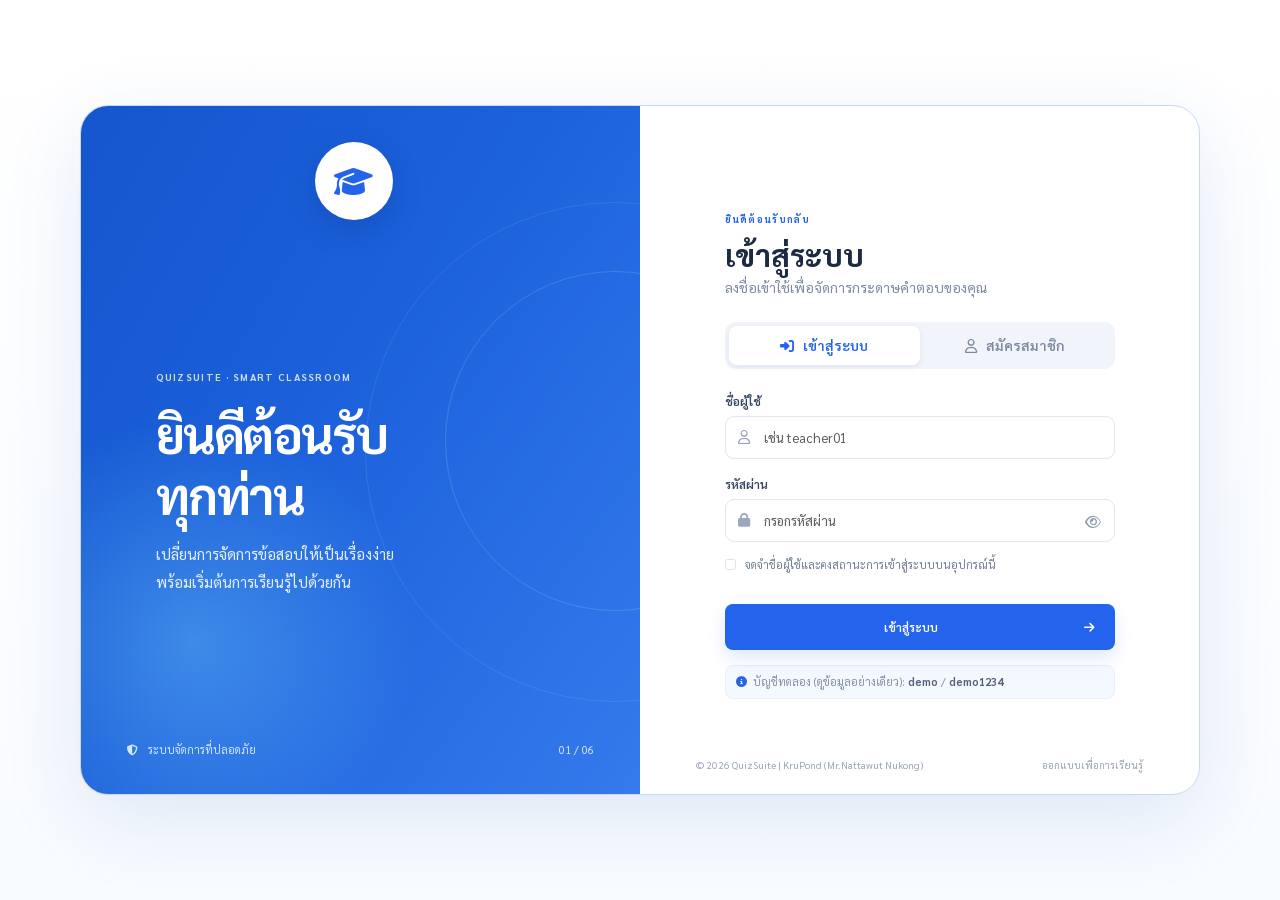
<file: index.html>
<!doctype html>
<html lang="th">
<head>
  <meta charset="utf-8">
  <meta name="viewport" content="width=device-width,initial-scale=1">
  <meta name="theme-color" content="#f7faff">
  <title>QuizSuite — ระบบจัดการข้อสอบ</title>
  <link rel="preconnect" href="https://fonts.googleapis.com">
  <link rel="preconnect" href="https://fonts.gstatic.com" crossorigin>
  <link href="https://fonts.googleapis.com/css2?family=Sarabun:wght@300;400;500;600;700;800&display=swap" rel="stylesheet">
  <link href="https://cdn.jsdelivr.net/npm/bootstrap@5.3.3/dist/css/bootstrap.min.css" rel="stylesheet">
  <link href="https://cdnjs.cloudflare.com/ajax/libs/font-awesome/6.5.2/css/all.min.css" rel="stylesheet">
  <link href="styles.css" rel="stylesheet">
  <style id="dynamicPrintPage"></style>
</head>
<body>
  <div id="loader" class="loader d-none" aria-live="polite">
    <div class="loader-card"><div class="loader-ring"></div><div id="loaderLogo" class="loader-logo"><i class="fa-solid fa-graduation-cap"></i></div><strong>กำลังเตรียมข้อมูล</strong><span id="loadPercent">0%</span><div class="progress loader-progress"><div id="loadBar" class="progress-bar"></div></div></div>
  </div>

  <main id="authView" class="auth-shell">
    <section class="auth-card">
      <div class="welcome-panel">
        <div class="welcome-top"><div class="brand-mark" id="welcomeLogo"><i class="fa-solid fa-graduation-cap"></i></div><span class="school-name" id="schoolNameWelcome"></span></div>
        <div class="welcome-copy"><span class="eyebrow">QUIZSUITE · SMART CLASSROOM</span><h1>ยินดีต้อนรับ<br>ทุกท่าน</h1><p>เปลี่ยนการจัดการข้อสอบให้เป็นเรื่องง่าย<br>พร้อมเริ่มต้นการเรียนรู้ไปด้วยกัน</p></div>
        <div class="welcome-foot"><span><i class="fa-solid fa-shield-halved"></i> ระบบจัดการที่ปลอดภัย</span><span>01 / 06</span></div>
        <div class="orb orb-one"></div><div class="orb orb-two"></div>
      </div>
      <div class="auth-panel">
        <div class="mobile-brand"><div class="brand-mark"><i class="fa-solid fa-graduation-cap"></i></div><span>QuizSuite</span></div>
        <div class="auth-content">
          <div class="auth-heading"><span class="eyebrow blue">ยินดีต้อนรับกลับ</span><h2 id="authTitle">เข้าสู่ระบบ</h2><p id="authSubtitle">ลงชื่อเข้าใช้เพื่อจัดการกระดาษคำตอบของคุณ</p></div>
          <div class="auth-switch"><button class="auth-choice active" data-auth-mode="login"><i class="fa-solid fa-right-to-bracket"></i> เข้าสู่ระบบ</button><button class="auth-choice" data-auth-mode="register"><i class="fa-regular fa-user"></i> สมัครสมาชิก</button></div>
          <form id="authForm" class="auth-form">
            <div id="registerFields" class="d-none">
              <div class="field-row"><label class="form-label" for="prefix">คำนำหน้าชื่อ</label><select class="form-select" id="prefix"><option value="" selected disabled>เลือกคำนำหน้าชื่อ</option><option>เด็กชาย</option><option>เด็กหญิง</option><option>นาย</option><option>นางสาว</option><option>อื่นๆ</option></select></div>
              <div id="customPrefixWrap" class="field-row d-none"><label class="form-label" for="customPrefix">ระบุคำนำหน้า</label><input class="form-control" id="customPrefix" placeholder="คำนำหน้า"></div>
              <div class="field-row"><label class="form-label" for="fullName">ชื่อ-สกุล</label><div class="input-icon"><i class="fa-regular fa-id-card"></i><input class="form-control" id="fullName" placeholder="กรอกชื่อและนามสกุล"></div></div>
              <div class="field-row"><label class="form-label">วัน/เดือน/ปีเกิด</label><div class="birth-date-grid"><select class="form-select" id="birthDay" aria-label="วันเกิด"><option value="" selected disabled>วัน</option></select><select class="form-select" id="birthMonth" aria-label="เดือนเกิด"><option value="" selected disabled>เดือน</option><option value="01">มกราคม</option><option value="02">กุมภาพันธ์</option><option value="03">มีนาคม</option><option value="04">เมษายน</option><option value="05">พฤษภาคม</option><option value="06">มิถุนายน</option><option value="07">กรกฎาคม</option><option value="08">สิงหาคม</option><option value="09">กันยายน</option><option value="10">ตุลาคม</option><option value="11">พฤศจิกายน</option><option value="12">ธันวาคม</option></select><select class="form-select" id="birthYear" aria-label="ปีเกิด"><option value="" selected disabled>ปี พ.ศ.</option></select></div></div>
            </div>
            <div class="field-row"><label class="form-label" for="username">ชื่อผู้ใช้</label><div class="input-icon"><i class="fa-regular fa-user"></i><input class="form-control" id="username" autocomplete="username" placeholder="เช่น teacher01" required></div></div>
            <div class="field-row"><label class="form-label" for="password">รหัสผ่าน</label><div class="input-icon"><i class="fa-solid fa-lock"></i><input class="form-control" type="password" id="password" autocomplete="current-password" placeholder="กรอกรหัสผ่าน" required><button type="button" class="password-toggle" aria-label="แสดงรหัสผ่าน"><i class="fa-regular fa-eye"></i></button></div></div>
            <label class="confirm-row remember-row" id="rememberWrap"><input class="form-check-input" type="checkbox" id="rememberLogin"><span>จดจำชื่อผู้ใช้และคงสถานะการเข้าสู่ระบบบนอุปกรณ์นี้</span></label>
            <label id="confirmWrap" class="confirm-row d-none"><input class="form-check-input" type="checkbox" id="confirmInfo"><span>ฉันยืนยันว่าข้อมูลที่กรอกถูกต้องและยินยอมให้จัดเก็บเพื่อใช้งานในระบบ</span></label>
            <div id="authMessage" class="form-message" role="status"></div>
            <button class="btn btn-primary auth-submit" id="authSubmit" type="submit">เข้าสู่ระบบ <i class="fa-solid fa-arrow-right"></i></button>
          </form>
          <div class="demo-note"><i class="fa-solid fa-circle-info"></i><span>บัญชีทดลอง (ดูข้อมูลอย่างเดียว): <b>demo</b> / <b>demo1234</b></span></div>
        </div>
        <div class="auth-footer"><span>© 2026 QuizSuite | KruPond (Mr.Nattawut Nukong)</span><span>ออกแบบเพื่อการเรียนรู้</span></div>
      </div>
    </section>
  </main>

  <div id="appView" class="app-shell d-none">
    <aside class="sidebar" id="sidebar">
      <a class="sidebar-brand" href="#"><div class="brand-mark small" id="sidebarLogo"><i class="fa-solid fa-graduation-cap"></i></div><div><strong>QuizSuite</strong><small id="schoolNameSide">Smart classroom</small></div></a>
      <div class="workspace-label">WORKSPACE</div>
      <nav class="side-nav" id="sideNav">
        <button class="nav-item active" data-page="exam"><i class="fa-regular fa-rectangle-list"></i><span>Exam</span><span class="nav-count" id="examCount">0</span></button>
        <button class="nav-item" data-page="class"><i class="fa-solid fa-people-roof"></i><span>Class</span></button>
        <button class="nav-item" data-page="student"><i class="fa-solid fa-user-graduate"></i><span>Student</span></button>
        <button class="nav-item" data-page="result"><i class="fa-solid fa-chart-simple"></i><span>Result</span></button>
        <div class="nav-divider"></div>
        <button class="nav-item" data-page="setting"><i class="fa-solid fa-sliders"></i><span>Setting</span></button>
        <button class="nav-item d-none" id="adminNav" data-page="admin"><i class="fa-solid fa-user-shield"></i><span>Admin</span><span class="admin-dot"></span></button>
      </nav>
      <div class="sidebar-bottom"><div class="help-card"><div class="help-icon"><i class="fa-regular fa-lightbulb"></i></div><b>เริ่มต้นใช้งาน</b><p>ทำตามขั้นตอนง่าย ๆ เพื่อเริ่มจัดการห้องเรียนและข้อสอบ</p><button class="btn btn-light btn-sm" data-action="open-guide">ดูวิธีใช้งาน <i class="fa-solid fa-arrow-right"></i></button></div><div class="profile-mini"><div class="avatar" id="profileAvatar">A</div><div class="profile-meta"><strong id="profileName">Admin</strong><small id="profileRole">ผู้ดูแลระบบ</small></div><button id="logoutBtn" class="icon-button" title="ออกจากระบบ"><i class="fa-solid fa-arrow-right-from-bracket"></i></button></div></div>
    </aside>
    <div class="main-column">
      <header class="topbar"><button class="icon-button menu-toggle" id="menuToggle" aria-label="เปิดหรือย่อเมนู"><i class="fa-solid fa-bars"></i></button><nav class="breadcrumb" aria-label="ตำแหน่งปัจจุบัน"><button type="button" data-page="exam" class="crumb-home">QuizSuite</button><i class="fa-solid fa-chevron-right"></i><button type="button" id="crumbTitle" data-page="exam" class="crumb-current">Exam</button></nav><div class="top-actions"><span class="today-chip"><i class="fa-regular fa-calendar"></i><span id="todayLabel"></span></span><button class="icon-button notification-btn" title="การแจ้งเตือน"><i class="fa-regular fa-bell"></i><span></span></button><div class="top-avatar" id="topAvatar">A</div></div></header>
      <main class="page-content" id="pageContent"></main>
      <footer class="app-footer">© 2026 QuizSuite | KruPond (Mr.Nattawut Nukong) <span>Made for better learning</span></footer>
    </div>
    <div class="mobile-overlay" id="mobileOverlay"></div>
  </div>
  <div class="toast-container position-fixed bottom-0 end-0 p-3" id="toastContainer"></div>
  <div class="modal fade" id="confirmModal" tabindex="-1" aria-hidden="true"><div class="modal-dialog modal-dialog-centered"><div class="modal-content confirm-modal"><div class="confirm-icon"><i class="fa-solid fa-circle-question"></i></div><h5 id="confirmTitle">ยืนยันรายการ</h5><p id="confirmText">คุณต้องการดำเนินการนี้หรือไม่?</p><div class="d-flex gap-2 justify-content-center"><button class="btn btn-light" data-bs-dismiss="modal">ยกเลิก</button><button class="btn btn-danger" id="confirmAction">ยืนยัน</button></div></div></div></div>
  <div class="modal fade" id="answerKeyModal" tabindex="-1" aria-hidden="true"><div class="modal-dialog modal-dialog-centered modal-dialog-scrollable"><div class="modal-content"><div class="modal-header"><div><h5 class="modal-title">แก้ไขเฉลย</h5><div class="subtext">เลือกคำตอบที่ถูกต้องสำหรับแต่ละข้อ</div></div><button class="btn-close" data-bs-dismiss="modal" aria-label="ปิด"></button></div><div class="modal-body"><div class="answer-key-grid" id="answerKeyFields"></div><div class="form-message" id="answerKeyMessage"></div></div><div class="modal-footer"><button class="btn btn-light" data-bs-dismiss="modal">ยกเลิก</button><button class="btn btn-primary" id="saveAnswerKey"><i class="fa-solid fa-check"></i>บันทึกเฉลย</button></div></div></div></div>
  <div class="modal fade" id="folderModal" tabindex="-1" aria-hidden="true"><div class="modal-dialog modal-dialog-centered"><div class="modal-content"><div class="modal-header"><h5 class="modal-title" id="folderModalTitle">สร้างโฟลเดอร์ใหม่</h5><button class="btn-close" data-bs-dismiss="modal"></button></div><div class="modal-body"><div class="field-row" id="folderCreateField"><label class="form-label" for="folderNameInput">ชื่อโฟลเดอร์</label><input class="form-control" id="folderNameInput" placeholder="เช่น กลางภาคเรียน"></div><div class="field-row d-none" id="folderMoveField"><label class="form-label" for="folderMoveSelect">เลือกโฟลเดอร์ปลายทาง</label><select class="form-select" id="folderMoveSelect"></select></div></div><div class="modal-footer"><button class="btn btn-light" data-bs-dismiss="modal">ยกเลิก</button><button class="btn btn-primary" id="saveFolderButton">บันทึก</button></div></div></div></div>
  <div class="modal fade" id="examFilterModal" tabindex="-1" aria-hidden="true"><div class="modal-dialog modal-dialog-centered"><div class="modal-content"><div class="modal-header"><h5 class="modal-title">กรองชุดข้อสอบ</h5><button class="btn-close" data-bs-dismiss="modal"></button></div><div class="modal-body"><div class="field-row"><label class="form-label">โฟลเดอร์</label><select class="form-select" id="examFolderFilter"><option value="">ทุกโฟลเดอร์</option></select></div><div class="field-row"><label class="form-label">วันที่สร้าง</label><input class="form-control" id="examDateFilter" type="date"></div></div><div class="modal-footer"><button class="btn btn-light" id="clearExamFilter">ล้างตัวกรอง</button><button class="btn btn-primary" id="applyExamFilter">ใช้ตัวกรอง</button></div></div></div></div>
  <div class="modal fade" id="guideModal" tabindex="-1" aria-hidden="true"><div class="modal-dialog modal-dialog-centered"><div class="modal-content"><div class="modal-header"><div><h5 class="modal-title">เริ่มต้นใช้งาน QuizSuite</h5><div class="subtext">เตรียมข้อมูล → ตั้งค่ากระดาษ → ตรวจคำตอบ</div></div><button class="btn-close" data-bs-dismiss="modal"></button></div><div class="modal-body guide-steps guide-visual"><div class="guide-intro"><span><i class="fa-solid fa-wand-magic-sparkles"></i></span><div><b>เริ่มทำข้อสอบได้ในไม่กี่ขั้นตอน</b><small>จัดการข้อสอบและตรวจคำตอบได้จากพื้นที่เดียว</small></div></div><div class="guide-step"><span><i class="fa-regular fa-id-card"></i></span><div><b>1 · สร้างชั้นเรียนและเตรียมนักเรียน</b><p>สร้างชั้นเรียนก่อน แล้วเพิ่มนักเรียนรายคนหรือนำเข้ารายชื่อจากไฟล์</p></div></div><div class="guide-step"><span><i class="fa-regular fa-file-lines"></i></span><div><b>2 · สร้างข้อสอบและกำหนดเฉลย</b><p>ตั้งค่ากระดาษคำตอบ กดดูตัวอย่าง แตะตัวเลือกเพื่อกำหนดเฉลย แล้วบันทึกข้อสอบ</p><button class="btn btn-light btn-sm" data-action="guide-exam">ไปที่ Exam</button></div></div><div class="guide-step"><span><i class="fa-solid fa-camera"></i></span><div><b>3 · พิมพ์หรือเปิดหน้าสแกน</b><p>พิมพ์กระดาษคำตอบหรือเปิดหน้าสแกนบนมือถือ จัดกระดาษให้เห็นจุดทั้งสี่แล้วถ่ายภาพ (รุ่นนี้ยังไม่ตรวจ OMR อัตโนมัติ)</p><button class="btn btn-light btn-sm" data-action="guide-exam">เปิดรายการข้อสอบ</button></div></div></div></div></div></div>
  <script src="https://cdn.jsdelivr.net/npm/bootstrap@5.3.3/dist/js/bootstrap.bundle.min.js"></script>
  <script src="app.js"></script>
</body>
</html>
</file>
<file: styles.css>
:root{--blue:#2463eb;--blue-dark:#1745b9;--navy:#182b50;--ink:#1d2a43;--muted:#7d8ba3;--line:#e9edf5;--canvas:#f7f9fd;--mint:#e7f8f4;--shadow:0 16px 45px rgba(26,55,111,.08);font-family:'Sarabun',sans-serif}*{box-sizing:border-box}body{margin:0;background:var(--canvas);color:var(--ink);font-family:'Sarabun',sans-serif;font-size:14px}button,input,select{font:inherit}button{cursor:pointer}.d-none{display:none!important}.auth-shell{min-height:100vh;display:grid;place-items:center;padding:34px;background:linear-gradient(180deg,#fff 0%,#f8fbff 100%)}.auth-card{width:min(1120px,100%);min-height:690px;display:grid;grid-template-columns:1fr 1fr;border:1px solid #c9d8fa;border-radius:28px;overflow:hidden;background:#fff;box-shadow:0 24px 80px rgba(43,87,170,.12)}.welcome-panel{position:relative;overflow:hidden;display:flex;flex-direction:column;justify-content:space-between;padding:36px 46px;color:#fff;background:linear-gradient(120deg,#1556ce,#236de9,#4195fa,#245bda);background-size:280% 280%;animation:gradientFlow 16s ease infinite}.welcome-panel:before{content:"";position:absolute;inset:0;background:radial-gradient(circle at 20% 78%,rgba(114,204,255,.38),transparent 32%),linear-gradient(130deg,transparent 42%,rgba(255,255,255,.08))}.welcome-top,.welcome-copy,.welcome-foot{z-index:1;position:relative}.welcome-top{display:flex;align-items:center;justify-content:center;gap:14px;min-height:58px}.brand-mark{width:78px;height:78px;flex:none;background:#fff;border-radius:50%;display:grid;place-items:center;color:var(--blue);font-size:31px;box-shadow:0 10px 28px #062f8744}.brand-mark.small{width:42px;height:42px;font-size:17px;box-shadow:none}.school-name{font-weight:700;font-size:19px}.welcome-copy{margin:0 auto;width:min(410px,100%)}.eyebrow{letter-spacing:.13em;font-size:10px;font-weight:700;opacity:.78}.welcome-copy h1{font-size:50px;line-height:1.22;margin:17px 0 15px;font-weight:700;letter-spacing:-.03em}.welcome-copy p{color:#e5efff;line-height:1.9;margin:0;font-size:15px}.welcome-foot{display:flex;justify-content:space-between;color:#d5e7ff;font-size:11px}.welcome-foot i{margin-right:7px}.orb{position:absolute;border-radius:50%;border:1px solid #ffffff25}.orb-one{height:340px;width:340px;right:-145px;top:24%}.orb-two{height:500px;width:500px;right:-225px;top:14%;border-color:#ffffff18}.auth-panel{display:flex;flex-direction:column;padding:43px 56px 22px;min-width:0}.auth-content{width:min(390px,100%);margin:auto}.auth-heading .blue{color:var(--blue);opacity:1}.auth-heading h2{font-size:31px;font-weight:700;margin:8px 0 4px}.auth-heading p{color:var(--muted);margin:0 0 24px}.auth-switch{padding:4px;background:#f1f4fa;border-radius:11px;display:grid;grid-template-columns:1fr 1fr;margin-bottom:21px}.auth-choice{border:0;border-radius:8px;background:transparent;color:#7c89a0;padding:9px;font-weight:600}.auth-choice i{margin-right:6px}.auth-choice.active{background:#fff;color:var(--blue);box-shadow:0 2px 7px #1d356416}.field-row{margin-bottom:14px}.form-label{font-size:12px;font-weight:600;color:#35445e;margin-bottom:6px}.form-control,.form-select{min-height:43px;border-color:#e1e7f0;border-radius:9px;color:#33415b;font-size:13px}.form-control:focus,.form-select:focus{border-color:#82a9ff;box-shadow:0 0 0 3px #2463eb13}.input-icon{position:relative}.input-icon>i{position:absolute;left:13px;top:14px;color:#9aa8bd;font-size:14px;z-index:1}.input-icon .form-control{padding-left:38px}.password-toggle{position:absolute;right:10px;top:8px;border:0;background:none;color:#8d9bb1;padding:4px}.confirm-row{display:flex;gap:9px;align-items:flex-start;color:#6f7e94;font-size:11px;line-height:1.55;margin:16px 0}.confirm-row .form-check-input{margin-top:2px;flex:none}.form-message{color:#d34545;font-size:12px;min-height:17px}.auth-submit{width:100%;min-height:46px;border:0;border-radius:9px;background:linear-gradient(110deg,#2463eb,#3985f4);font-weight:600;margin-top:2px;box-shadow:0 8px 17px #2463eb26}.auth-submit:hover{background:var(--blue-dark)}.auth-submit i{float:right;margin-top:4px}.demo-note{margin-top:15px;background:#f4f8ff;border:1px solid #e8effe;border-radius:8px;padding:8px 10px;color:#8290a7;font-size:11px}.demo-note i{color:var(--blue);margin-right:6px}.demo-note b{color:#53627a}.auth-footer{display:flex;justify-content:space-between;color:#98a3b4;font-size:10px}.mobile-brand{display:none}.app-shell{min-height:100vh;display:flex}.sidebar{position:fixed;z-index:20;inset:0 auto 0 0;width:250px;background:#fff;border-right:1px solid var(--line);padding:23px 16px 16px;display:flex;flex-direction:column}.sidebar-brand{display:flex;gap:11px;align-items:center;padding:1px 8px 27px;text-decoration:none;color:var(--ink)}.sidebar-brand strong{font-size:17px;display:block;line-height:1.1}.sidebar-brand small{font-size:10px;color:#98a4b7}.workspace-label{font-size:9px;font-weight:700;letter-spacing:.13em;color:#a3afc0;padding:0 12px 11px}.side-nav{display:flex;flex-direction:column;gap:4px}.nav-item{border:0;background:transparent;color:#76849a;display:flex;align-items:center;gap:13px;padding:11px 13px;text-align:left;border-radius:9px;font-weight:500;transition:.2s}.nav-item i{font-size:15px;width:18px;text-align:center}.nav-item span:nth-child(2){flex:1}.nav-item:hover{background:#f4f7ff;color:var(--blue)}.nav-item.active{background:#edf3ff;color:var(--blue);font-weight:600}.nav-count{font-size:10px;padding:2px 7px;background:#fff;color:#7794d5;border-radius:6px}.nav-divider{height:1px;background:var(--line);margin:11px 9px}.admin-dot{height:6px;width:6px;background:#24be89;border-radius:50%}.sidebar-bottom{margin-top:auto}.help-card{background:linear-gradient(145deg,#eff6ff,#f1f6ff);border:1px solid #e4edff;border-radius:13px;padding:14px;margin-bottom:15px}.help-icon{color:var(--blue);font-size:18px;margin-bottom:7px}.help-card b{font-size:12px}.help-card p{font-size:10px;color:#8795aa;margin:4px 0 10px;line-height:1.5}.help-card .btn{font-size:10px;color:#5b6d87}.help-card .btn i{margin-left:8px}.profile-mini{border-top:1px solid var(--line);padding:14px 4px 0;display:flex;align-items:center;gap:10px}.avatar,.top-avatar{width:34px;height:34px;border-radius:50%;background:#e5eeff;color:var(--blue);display:grid;place-items:center;font-weight:700}.profile-meta{min-width:0;flex:1}.profile-meta strong,.profile-meta small{display:block;white-space:nowrap;overflow:hidden;text-overflow:ellipsis}.profile-meta strong{font-size:11px}.profile-meta small{font-size:9px;color:#95a1b4}.icon-button{width:34px;height:34px;border:0;border-radius:9px;color:#8b98ab;background:transparent;display:grid;place-items:center}.icon-button:hover{background:#f2f5fa;color:var(--blue)}.main-column{margin-left:250px;width:calc(100% - 250px);min-height:100vh;display:flex;flex-direction:column}.topbar{height:66px;flex:none;background:#fff;border-bottom:1px solid var(--line);display:flex;align-items:center;padding:0 34px;position:sticky;top:0;z-index:10}.breadcrumb{display:flex;align-items:center;gap:11px;color:#9aa6b7;font-size:12px}.breadcrumb i{font-size:9px}.breadcrumb b{color:#273751;font-weight:600}.top-actions{margin-left:auto;display:flex;align-items:center;gap:18px}.today-chip{font-size:11px;color:#8390a4;display:flex;align-items:center;gap:7px}.today-chip i{color:#a3afc0}.notification-btn{position:relative}.notification-btn span{position:absolute;right:7px;top:7px;width:5px;height:5px;background:#ff7b74;border:1px solid white;border-radius:50%}.top-avatar{height:31px;width:31px}.menu-toggle{display:none;margin-right:10px}.page-content{width:min(1400px,100%);margin:0 auto;padding:29px 36px 38px;flex:1}.app-footer{display:flex;justify-content:space-between;padding:13px 36px;border-top:1px solid var(--line);color:#98a3b2;font-size:10px;background:#fff}.page-header{display:flex;align-items:flex-end;justify-content:space-between;gap:14px;margin-bottom:22px}.page-header h1{font-size:24px;line-height:1.2;margin:0 0 4px;font-weight:700;letter-spacing:-.02em}.page-header p{color:var(--muted);margin:0;font-size:12px}.header-actions{display:flex;align-items:center;gap:9px}.btn{border-radius:8px;font-size:12px;font-weight:600;padding:9px 14px}.btn-primary{background:var(--blue);border-color:var(--blue)}.btn-primary:hover{background:var(--blue-dark);border-color:var(--blue-dark)}.btn-light{background:#fff;border-color:#e4e9f1;color:#63728a}.btn i{margin-right:6px}.content-card{background:#fff;border:1px solid var(--line);border-radius:13px;box-shadow:0 4px 15px rgba(31,56,97,.025)}.toolbar{display:flex;gap:10px;align-items:center;padding:16px 17px;border-bottom:1px solid #eff2f7}.search-box{position:relative;flex:1;max-width:350px}.search-box i{position:absolute;left:12px;top:12px;color:#9aa8ba}.search-box input{padding-left:34px;min-height:37px}.toolbar .form-select{width:auto;min-height:37px}.filter-caption{font-size:11px;color:#9aa5b5}.table-wrap{overflow:auto}.data-table{width:100%;border-collapse:collapse;min-width:660px}.data-table th{background:#fbfcfe;color:#98a4b5;font-size:10px;letter-spacing:.03em;font-weight:600;text-align:left;padding:12px 18px;border-bottom:1px solid #edf0f5;white-space:nowrap}.data-table td{padding:14px 18px;border-bottom:1px solid #f0f2f6;color:#53627a;font-size:12px;vertical-align:middle}.data-table tbody tr:last-child td{border-bottom:0}.data-table tbody tr:hover{background:#fbfdff}.row-title{font-weight:600;color:#263753;cursor:pointer}.row-title:hover{color:var(--blue)}.subtext{font-size:10px;color:#9ba7b7;margin-top:3px}.exam-name{display:flex;align-items:center;gap:11px}.row-icon{height:36px;width:36px;border-radius:9px;background:#edf3ff;color:#5182e7;display:grid;place-items:center}.row-icon.folder{background:#fff5df;color:#e6ad36}.pill{display:inline-flex;padding:4px 8px;border-radius:20px;font-size:10px;color:#4b82e8;background:#edf3ff}.pill.green{color:#209773;background:#e9f8f3}.pill.gray{color:#7b899f;background:#f0f2f6}.table-actions{display:flex;gap:3px}.table-actions button{border:0;background:transparent;color:#a4afbf;padding:6px;border-radius:6px}.table-actions button:hover{color:var(--blue);background:#f1f5ff}.empty-state{text-align:center;padding:60px 20px;color:#96a3b6}.empty-icon{width:54px;height:54px;border-radius:16px;background:#f1f5fc;color:#9eb2d3;display:grid;place-items:center;margin:0 auto 12px;font-size:20px}.empty-state b{color:#52617a;font-size:13px}.empty-state p{margin:4px 0 13px;font-size:11px}.fab{position:fixed;bottom:66px;right:38px;border-radius:11px;box-shadow:0 8px 22px #2463eb3e;padding:12px 18px;z-index:5}.table-foot{display:flex;align-items:center;justify-content:space-between;padding:13px 17px;border-top:1px solid #eff2f7;color:#9aa6b7;font-size:10px}.page-tabs{display:flex;gap:20px;border-bottom:1px solid var(--line);margin-bottom:19px}.page-tab{background:none;border:0;padding:10px 2px;color:#8c99ac;border-bottom:2px solid transparent;font-size:12px}.page-tab.active{color:var(--blue);border-color:var(--blue);font-weight:600}.stats-grid{display:grid;grid-template-columns:repeat(4,1fr);gap:13px;margin-bottom:17px}.stat-card{padding:16px;background:white;border:1px solid var(--line);border-radius:12px}.stat-head{display:flex;align-items:center;justify-content:space-between;color:#8c99ad;font-size:10px}.stat-icon{height:29px;width:29px;border-radius:8px;background:#eff4ff;color:#4d7ce1;display:grid;place-items:center}.stat-value{font-weight:700;font-size:23px;color:#253650;margin-top:10px}.stat-foot{font-size:9px;color:#9aa6b8}.detail-grid{display:grid;grid-template-columns:1fr 1fr;gap:15px}.detail-card{padding:18px}.card-heading{display:flex;align-items:center;justify-content:space-between;margin-bottom:15px}.card-heading h3{font-size:14px;margin:0;font-weight:700}.card-heading span{font-size:10px;color:#9aa6b7}.detail-list{display:grid;grid-template-columns:1fr 1fr;gap:14px 20px}.detail-label{font-size:10px;color:#9aa6b7}.detail-value{margin-top:3px;font-size:12px;font-weight:600;color:#394963}.action-tile{display:flex;align-items:center;gap:11px;border:1px solid #edf0f5;border-radius:9px;padding:11px;margin-bottom:8px;cursor:pointer;color:#5a6982}.action-tile:last-child{margin-bottom:0}.action-tile:hover{border-color:#cad9ff;background:#f8faff}.action-tile i{width:30px;height:30px;border-radius:8px;background:#eff4ff;color:#4f7ee2;display:grid;place-items:center}.action-tile strong{display:block;font-size:11px}.action-tile small{display:block;color:#9aa6b7;font-size:9px}.metric-bars{display:flex;align-items:flex-end;gap:11px;height:140px;padding:12px 5px 0;border-bottom:1px solid var(--line)}.metric-bar{flex:1;border-radius:5px 5px 0 0;background:linear-gradient(180deg,#68a0ff,#3774ea);min-height:12px;position:relative}.metric-bar:after{content:attr(data-label);position:absolute;bottom:-23px;left:50%;transform:translateX(-50%);font-size:9px;color:#9aa6b7}.student-group{margin-bottom:18px}.group-title{font-size:12px;font-weight:700;margin:17px 0 10px;color:#35445e}.group-title span{font-weight:400;color:#9aa6b7;margin-left:7px}.form-card{padding:21px;max-width:850px}.form-card h3{font-size:15px;margin:0 0 4px}.form-card>p{color:#95a1b2;font-size:11px;margin:0 0 20px}.form-grid{display:grid;grid-template-columns:1fr 1fr;gap:0 16px}.form-grid .span-2{grid-column:1/-1}.form-actions{display:flex;justify-content:flex-end;gap:8px;border-top:1px solid #eff2f6;padding-top:15px;margin-top:8px}.choice-grid{display:flex;gap:8px;flex-wrap:wrap}.choice-chip{border:1px solid #e5eaf2;color:#68778d;background:#fff;border-radius:8px;padding:7px 10px;font-size:11px}.choice-chip.selected{color:#2865de;background:#eef4ff;border-color:#bcd0ff}.check-item{display:flex;align-items:flex-start;gap:10px;padding:12px 0;border-bottom:1px solid #f0f2f5}.check-item:last-child{border-bottom:0}.check-item b{font-size:12px;display:block}.check-item small{color:#97a3b3;font-size:10px}.setting-grid{display:grid;grid-template-columns:1fr 1fr;gap:16px}.setting-section{padding:18px}.setting-section h3{font-size:14px;margin:0 0 12px}.toggle-row{display:flex;justify-content:space-between;align-items:center;padding:11px 0;border-bottom:1px solid #f0f2f5}.toggle-row:last-child{border-bottom:0}.toggle-row b{font-size:11px;display:block}.toggle-row small{font-size:9px;color:#95a1b3}.toggle-row .form-check-input{width:34px;height:19px;margin:0}.user-chip{display:inline-flex;align-items:center;gap:7px}.mini-avatar{height:26px;width:26px;background:#eef3ff;color:#4b7cdd;border-radius:50%;display:grid;place-items:center;font-size:10px;font-weight:700}.admin-badge{background:#e9f8f3;color:#259976;border-radius:20px;padding:4px 8px;font-size:9px}.modal-content{border:0;border-radius:14px;box-shadow:var(--shadow)}.modal-header{border-bottom:1px solid #eff2f6;padding:17px 20px}.modal-title{font-size:15px;font-weight:700}.modal-body{padding:20px}.modal-footer{border-top:1px solid #eff2f6;padding:13px 20px}.confirm-modal{text-align:center;padding:28px 22px}.confirm-icon{width:47px;height:47px;margin:0 auto 12px;border-radius:50%;display:grid;place-items:center;background:#fff2e8;color:#e8a03b;font-size:20px}.confirm-modal h5{font-size:16px}.confirm-modal p{color:#8794a7;font-size:12px;margin-bottom:20px}.loader{position:fixed;inset:0;background:#eaf0f9a8;backdrop-filter:blur(8px);z-index:1000;display:grid;place-items:center}.loader-card{position:relative;width:230px;padding:35px 25px 23px;text-align:center;background:#ffffffca;border:1px solid #ffffff;border-radius:20px;box-shadow:0 18px 60px #223d691f;display:flex;align-items:center;flex-direction:column;gap:9px;overflow:hidden}.loader-card strong{margin-top:7px;font-size:12px;color:#4a5b76}.loader-logo{position:absolute;top:41px;width:50px;height:50px;border-radius:50%;background:#fff;color:var(--blue);display:grid;place-items:center;font-size:19px;z-index:2}.loader-ring{position:absolute;top:28px;width:76px;height:76px;border-radius:50%;border:2px solid transparent;border-top-color:#5c9dff;border-right-color:#b8d9ff;animation:spin 2.6s linear infinite}.loader-ring:after{content:"";position:absolute;inset:-6px;border-radius:50%;border:1px solid transparent;border-bottom-color:#7bb0ff;animation:spin 4s linear infinite reverse}.loader-card strong{margin-top:68px}.loader-card span{font-weight:700;color:var(--blue);font-size:12px}.loader-progress{width:100%;height:4px;background:#e7edf7}.loader-progress .progress-bar{background:linear-gradient(90deg,#3073f0,#68b7ff);transition:width .1s}.mobile-overlay{display:none}@keyframes spin{to{transform:rotate(360deg)}}@keyframes gradientFlow{0%,100%{background-position:0% 45%}50%{background-position:100% 55%}}@media(max-width:1050px){.auth-panel{padding:34px}.page-content{padding:25px 24px}.topbar{padding:0 24px}.stats-grid{grid-template-columns:repeat(2,1fr)}}@media(max-width:760px){.auth-shell{padding:12px;align-items:stretch}.auth-card{min-height:calc(100vh - 24px);grid-template-columns:1fr;border-radius:20px}.welcome-panel{min-height:185px;padding:15px 22px}.welcome-top{justify-content:flex-start;min-height:45px}.brand-mark{width:46px;height:46px;font-size:19px}.welcome-copy{width:auto;margin:0}.welcome-copy .eyebrow{font-size:8px}.welcome-copy h1{font-size:25px;margin:5px 0 0}.welcome-copy p,.welcome-foot,.orb{display:none}.auth-panel{padding:17px 24px 14px;flex:1}.auth-content{margin:0 auto;width:min(420px,100%)}.mobile-brand{display:none}.auth-heading h2{font-size:25px}.auth-heading p{margin-bottom:16px;font-size:12px}.auth-footer span:last-child{display:none}.auth-footer{margin-top:auto;padding-top:20px}.app-shell{display:block}.sidebar{transform:translateX(-100%);transition:transform .25s ease;width:260px;box-shadow:10px 0 30px #172c501a}.sidebar.open{transform:translateX(0)}.mobile-overlay.show{display:block;position:fixed;inset:0;background:#172b4a55;z-index:15}.main-column{margin:0;width:100%;min-height:100vh}.topbar{height:58px;padding:0 15px}.menu-toggle{display:grid}.today-chip{display:none}.top-actions{gap:7px}.page-content{padding:21px 15px 75px}.page-header{align-items:flex-start;flex-direction:column;margin-bottom:16px}.page-header h1{font-size:21px}.header-actions{width:100%}.header-actions .search-box{max-width:none}.app-footer{padding:12px 15px;font-size:9px}.app-footer span{display:none}.stats-grid{gap:9px}.stat-card{padding:12px}.stat-value{font-size:20px}.detail-grid,.setting-grid{grid-template-columns:1fr}.toolbar{flex-wrap:wrap}.toolbar .search-box{max-width:none;flex-basis:100%}.toolbar .form-select{flex:1}.fab{bottom:24px;right:17px}.form-grid{grid-template-columns:1fr}.form-grid .span-2{grid-column:auto}.form-card{padding:16px}.page-tabs{gap:14px;overflow:auto}.detail-list{gap:11px}.data-table td,.data-table th{padding:12px}.table-foot{gap:10px}.table-foot span:last-child{display:none}}@media(max-width:400px){.auth-panel{padding:14px 18px}.welcome-panel{min-height:160px}.stats-grid{grid-template-columns:1fr 1fr}.header-actions .btn{padding:8px 10px}.page-content{padding-left:12px;padding-right:12px}}
.brand-mark img,.loader-logo img{width:100%;height:100%;object-fit:cover;border-radius:50%}.answer-paper{width:min(760px,100%);margin:10px auto;background:#fff;border:1px solid #d8deea;box-shadow:0 8px 30px #263a5b12;padding:32px 38px;color:#25334a}.paper-heading{display:flex;align-items:center;gap:13px;border-bottom:2px solid #273957;padding-bottom:15px}.paper-logo{width:45px;height:45px;border-radius:50%;display:grid;place-items:center;background:#edf3ff;color:#3472e9}.paper-heading h2{font-size:19px;margin:0 0 3px}.paper-heading span{color:#8290a5;font-size:11px}.paper-code{margin-left:auto;text-align:center;font-size:8px;letter-spacing:.14em;color:#8b98aa}.paper-code b{font-size:19px;color:#263753}.paper-student{display:grid;grid-template-columns:2fr 1.2fr 1fr;gap:13px;padding:17px 0;font-size:11px}.paper-student span{display:inline-block;width:90px;height:17px;border-bottom:1px solid #aeb8c8;margin-left:5px}.paper-instruction{padding:10px 12px;background:#f6f8fc;border-radius:6px;font-size:10px;color:#66748b;line-height:1.7}.paper-instruction b{display:block;color:#35445c}.answer-columns{display:grid;grid-template-columns:1fr 1fr;grid-auto-flow:column;grid-template-rows:repeat(5,auto);gap:7px 28px;margin-top:15px}.answer-line{display:flex;align-items:center;gap:12px;font-size:10px}.answer-line>div,.paper-no>div{display:flex;gap:7px}.bubble{height:17px;width:17px;display:inline-grid;place-items:center;border:1px solid #5d6a7e;border-radius:50%;font-size:8px;color:#35445b}.paper-no{display:flex;align-items:center;gap:10px;margin-top:20px;padding-top:13px;border-top:1px dashed #cfd6e1;font-size:11px;font-weight:700}.mobile-overlay.show{cursor:pointer}@media print{body{background:#fff}.sidebar,.topbar,.app-footer,.page-header,.page-tabs,.mobile-overlay,.fab{display:none!important}.main-column{margin:0;width:100%}.page-content{padding:0}.answer-paper{width:100%;box-shadow:none;border:0;margin:0;padding:10mm}.paper-student{padding:12px 0}.bubble{height:19px;width:19px}}
.answer-key-grid{display:grid;grid-template-columns:repeat(2,minmax(0,1fr));gap:9px 14px}.answer-key-item{display:flex;align-items:center;gap:10px;border:1px solid #edf0f5;border-radius:8px;padding:8px 10px;font-size:11px;color:#52617a}.answer-key-item span{min-width:42px;font-weight:600}.answer-key-item .form-select{min-height:34px;padding-top:4px;padding-bottom:4px}.paper-logo img{width:100%;height:100%;object-fit:cover;border-radius:50%}@media(max-width:500px){.answer-key-grid{grid-template-columns:1fr}.answer-paper{padding:20px 16px}.paper-student{grid-template-columns:1fr 1fr}.paper-student>div:first-child{grid-column:1/-1}}@media print{.answer-paper{page-break-inside:avoid}body *{visibility:hidden!important}#pageContent,#pageContent *{visibility:visible!important}#pageContent{position:absolute;left:0;top:0;width:100%;padding:0!important;margin:0!important}.answer-paper{display:block!important;width:100%;max-width:none;margin:0!important;padding:8mm!important;border:0!important;box-shadow:none!important}.page-header{display:none!important}.paper-heading,.paper-student,.paper-instruction,.answer-columns,.paper-no{color:#111!important}.bubble{border-color:#111!important;color:#111!important}}
.paper-field-grid{display:grid;grid-template-columns:repeat(3,minmax(0,1fr));gap:7px 12px}.paper-check{display:flex;align-items:center;gap:8px;color:#61718a;font-size:11px}.paper-check .form-check-input{margin:0}.paper-fields{display:flex;flex-wrap:wrap;gap:12px 18px;margin:13px 0}.paper-field{display:flex;align-items:flex-end;gap:7px;min-width:120px;font-size:10px}.paper-field b{font-weight:500;white-space:nowrap}.paper-field span{display:inline-block;flex:1;min-width:45px;height:16px;border-bottom:1px solid #aeb8c8}.paper-no{width:max-content}.answer-layout-side{display:grid;grid-template-columns:minmax(0,1fr) 80px;gap:15px;align-items:start}.answer-layout-side .answer-columns{grid-template-columns:1fr;grid-auto-flow:row;grid-template-rows:none}.answer-side{border-left:1px dashed #cfd6e1;padding-left:11px;min-height:100%;display:flex;align-items:center}.answer-side .paper-no{display:flex;flex-direction:column;align-items:flex-start;margin:0;padding:0;border:0}.answer-side .paper-no>div{display:grid;grid-template-columns:repeat(2,17px)}.paper-meta{border-top:1px dashed #cfd6e1;margin-top:15px;padding-top:8px;color:#7a879a;font-size:9px}@media(max-width:700px){.paper-field-grid{grid-template-columns:repeat(2,minmax(0,1fr))}.answer-layout-side{grid-template-columns:minmax(0,1fr) 60px;gap:8px}.answer-side{padding-left:7px}}@media print{.answer-columns{grid-template-rows:repeat(5,auto)}.answer-layout-side .answer-columns{grid-template-columns:1fr 1fr;grid-auto-flow:column;grid-template-rows:repeat(5,auto)}}
.page-route-actions{display:flex;gap:7px;margin-top:8px}.page-route-actions .btn{font-size:10px}.avatar-photo{overflow:hidden}.avatar-photo img{width:100%;height:100%;object-fit:cover;border-radius:50%}.guide-steps{display:grid;gap:13px}.guide-step{display:flex;gap:12px;align-items:flex-start;padding:13px;border:1px solid #e9eef6;border-radius:11px}.guide-step>span{flex:none;width:28px;height:28px;border-radius:50%;display:grid;place-items:center;background:#edf4ff;color:#3472e9;font-weight:700}.guide-step b{font-size:12px}.guide-step p{font-size:10px;color:#8794a8;margin:3px 0 7px}.scanner-layout{display:grid;grid-template-columns:minmax(0,1.6fr) minmax(230px,.8fr);gap:15px}.scanner-view{position:relative;min-height:370px;background:#0d1725;border-radius:14px;overflow:hidden;display:grid;place-items:center}.scanner-view video{width:100%;height:100%;min-height:370px;object-fit:cover}.scan-guide{position:absolute;inset:8%;display:grid;place-items:center;pointer-events:none}.scan-target{position:relative;width:min(80%,480px);height:min(72%,310px);border:1px solid #ffffff45;border-radius:8px;box-shadow:0 0 0 999px #07111c40}.scan-corner{position:absolute;width:30px;height:30px;border-color:#4de1ff;border-style:solid}.scan-corner.tl{top:-2px;left:-2px;border-width:4px 0 0 4px}.scan-corner.tr{top:-2px;right:-2px;border-width:4px 4px 0 0}.scan-corner.bl{bottom:-2px;left:-2px;border-width:0 0 4px 4px}.scan-corner.br{bottom:-2px;right:-2px;border-width:0 4px 4px 0}.scan-crosshair{position:absolute;left:50%;top:50%;width:15px;height:15px;border:1px solid #4de1ff;border-radius:50%;transform:translate(-50%,-50%)}.scan-hint{position:absolute;left:50%;bottom:-35px;transform:translateX(-50%);white-space:nowrap;color:#fff;background:#07111caa;padding:5px 9px;border-radius:20px;font-size:10px}.camera-status{position:absolute;left:12px;bottom:12px;color:white;background:#07111ccc;padding:7px 10px;border-radius:8px;font-size:10px}.scanner-help{padding:18px;border-radius:14px;background:white;border:1px solid var(--line)}.scanner-help h3{font-size:14px}.scanner-help ol{padding-left:18px;color:#6b7990;font-size:11px;line-height:1.9}.scan-help-icon{width:36px;height:36px;border-radius:10px;background:#eff5ff;color:#3472e9;display:grid;place-items:center;margin-bottom:9px}.scan-captured img{width:100%;border-radius:8px;margin-top:8px}.scan-captured small{display:block;color:#8290a5;font-size:9px}.paper-no b{font-size:10px}.answer-layout-side{grid-template-columns:80px minmax(0,1fr)}.answer-side{border-left:0;border-right:1px dashed #cfd6e1;padding-left:0;padding-right:11px}.answer-layout-side .answer-columns{grid-column:2}.answer-layout-side .answer-side{grid-column:1;grid-row:1}@media(max-width:700px){.scanner-layout{grid-template-columns:1fr}.scanner-view,.scanner-view video{min-height:300px}.answer-layout-side{grid-template-columns:60px minmax(0,1fr);gap:8px}.answer-side{padding-left:0;padding-right:7px}.page-route-actions{flex-wrap:wrap}.toolbar [data-action="new-folder"]{flex:1;min-width:150px}}
.answer-side .paper-no b{max-width:64px;white-space:normal;line-height:1.2}
/* QuizSuite navigation and answer sheet refresh */
.menu-toggle{display:grid;flex:none;margin-right:12px;color:#fff;background:#203757}.menu-toggle:hover{background:#315179;color:#fff}.sidebar{background:#101d35;color:#e8eef9;border-right:1px solid #22334f}.sidebar-brand{color:#fff}.sidebar-brand small,.workspace-label{color:#9aabc5}.nav-item{color:#c1cde0}.nav-item:hover{background:#1b2d4b;color:#fff}.nav-item.active{background:#2c61ba;color:#fff}.nav-count{background:#dbe8ff;color:#2255a8}.nav-divider{background:#2a3b57}.profile-mini{border-color:#2a3b57}.profile-meta strong{color:#fff}.profile-meta small{color:#9aabc5}.profile-mini .icon-button{color:#a9b8ce}.help-card{background:#1a2b47;border-color:#2b4264;color:#f4f7fd}.help-card p{color:#aebdd2}.help-card .btn{background:#273c5c;border-color:#3a5275;color:#e7effd}.help-icon{color:#75a7ff}.main-column,.page-content{background:#fff}.topbar{background:#101d35;border-color:#22334f;color:#fff}.breadcrumb,.breadcrumb b,.today-chip{color:#d6e1f2}.breadcrumb i,.today-chip i{color:#91a4c0}.topbar .icon-button{color:#d7e2f3}.topbar .icon-button:hover{background:#263a5a;color:#fff}.top-avatar{background:#29436a;color:#fff}.top-quick-nav{display:flex;align-items:center;gap:3px;margin-left:22px;min-width:0;overflow:auto;scrollbar-width:none}.top-quick-nav::-webkit-scrollbar{display:none}.top-quick-nav button{white-space:nowrap;border:0;border-radius:7px;background:transparent;color:#aebdd2;padding:8px 9px;font-size:10px}.top-quick-nav button i{margin-right:5px}.top-quick-nav button:hover,.top-quick-nav button.active{background:#243a5e;color:#fff}.sidebar.collapsed{width:78px;padding-left:12px;padding-right:12px}.sidebar.collapsed .sidebar-brand{justify-content:center;padding-left:0;padding-right:0}.sidebar.collapsed .sidebar-brand>div:last-child,.sidebar.collapsed .workspace-label,.sidebar.collapsed .nav-item span:nth-child(2),.sidebar.collapsed .nav-count,.sidebar.collapsed .nav-divider,.sidebar.collapsed .sidebar-bottom .help-card,.sidebar.collapsed .profile-meta,.sidebar.collapsed #logoutBtn{display:none}.sidebar.collapsed .nav-item{justify-content:center;padding:12px 5px}.sidebar.collapsed .nav-item i{font-size:17px}.sidebar-collapsed .main-column{margin-left:78px;width:calc(100% - 78px)}.exam-folder-strip{display:flex;gap:8px;align-items:center;overflow:auto;width:100%;padding:2px 0 4px;scrollbar-width:thin}.folder-chip{border:1px solid #e5ebf4;background:#fff;border-radius:20px;color:#62738c;padding:7px 11px;font-size:10px;white-space:nowrap}.folder-chip i{margin-right:5px}.folder-chip span{margin-left:5px;color:#91a0b5}.folder-chip:hover,.folder-chip.active{background:#eaf1ff;border-color:#b9ceff;color:#205bd2}.toolbar:has(.exam-folder-strip){flex-wrap:wrap}.toolbar:has(.exam-folder-strip)>.search-box{flex:1 1 240px}.print-field-heading{display:flex;align-items:center;justify-content:space-between;gap:12px;margin:18px 0 11px}.print-field-heading h3{font-size:15px;margin:0 0 3px}.print-field-heading p{font-size:11px;color:#8a97aa;margin:0}.print-field-heading>label{padding:8px 12px;border-radius:8px;background:#eff4ff;color:#2c62d4}.answer-paper{width:min(790px,100%);min-height:900px;padding:28px 34px}.paper-canvas{position:relative;min-height:820px;padding:14px 16px}.paper-fields{display:flex;flex-wrap:wrap;gap:9px 16px;margin:10px 0 16px;padding:10px 0;border-block:1px solid #dce3ed}.paper-field{min-width:135px}.paper-field b{font-weight:600}.scan-marker{position:absolute;width:9px;height:9px;background:#101010;z-index:1;print-color-adjust:exact;-webkit-print-color-adjust:exact}.marker-tl{top:0;left:0}.marker-tr{top:0;right:0}.marker-ml{top:50%;left:0}.marker-mr{top:50%;right:0}.marker-bl{bottom:0;left:0}.marker-br{bottom:0;right:0}.student-bubble-card{width:max-content;max-width:100%;margin:9px 0 17px;padding:9px 12px;border:1px solid #d8e0ec;border-radius:7px;background:#fff}.student-bubble-title{font-weight:700;font-size:11px;margin-bottom:5px}.student-bubble-grid{border-collapse:separate;border-spacing:4px 2px;font-size:9px;text-align:center}.student-bubble-grid th{font-weight:600;color:#47566d}.student-bubble-grid td{padding:0}.student-bubble-grid .digit-bubble{width:15px;height:15px;font-size:8px}.paper-instructions{padding:10px 12px;border:1px solid #e2e7ef;background:#fafbfd;border-radius:6px;font-size:9px;line-height:1.55;margin:12px 0}.paper-instructions>b{font-size:10px}.paper-instructions p{margin:4px 0}.instruction-graphic{display:grid;gap:4px;margin-top:5px}.instruction-example{display:flex;align-items:center;gap:7px;min-height:20px}.instruction-example>b{font-size:8px;font-weight:500;margin-left:4px}.mini-bubble{width:13px;height:13px;border:1px solid #343d49;border-radius:50%;display:inline-block;position:relative}.mini-bubble.filled{background:#111}.mini-bubble.crossed:before,.mini-bubble.crossed:after{content:"";position:absolute;left:5px;top:-2px;width:1.5px;height:16px;background:#d34747;transform:rotate(45deg)}.mini-bubble.crossed:after{transform:rotate(-45deg)}.answer-part{margin:10px 0 14px}.answer-part h4{font-size:10px;font-weight:700;margin:0 0 5px;padding-bottom:4px;border-bottom:1px solid #dfe5ee}.answer-question-grid{display:grid;grid-template-columns:repeat(2,minmax(0,1fr));gap:5px 20px}.answer-line{min-height:22px;gap:8px}.answer-line>div{align-items:center;gap:6px}.answer-line .bubble{padding:0;cursor:default}.answer-line .key-bubble{cursor:pointer;background:#fff}.answer-line .key-bubble:hover{border-color:#2765de;color:#2765de;transform:scale(1.08)}.answer-line .key-bubble.selected{background:#2765de;color:#fff;border-color:#2765de}.question-points{font-size:7px;color:#8491a5;margin-left:2px}.answer-paper-layout{display:block}.answer-paper-side{display:grid;grid-template-columns:max-content minmax(0,1fr);gap:16px;align-items:start}.answer-paper-side>aside{position:sticky;top:8px}.answer-paper-side .student-bubble-card{margin-top:0;padding:6px}.paper-meta{border-top:1px dashed #cfd6e1;margin-top:12px;padding-top:7px;color:#7a879a;font-size:8px}.answer-preview-tools{display:flex;justify-content:flex-end;gap:8px;margin:0 auto 10px;max-width:790px}.top-quick-nav button{flex-shrink:0}@media(max-width:1050px){.top-quick-nav{margin-left:10px}.top-quick-nav button{padding:7px 6px;font-size:9px}.today-chip{display:none}}@media(max-width:760px){.sidebar{transform:translateX(-100%);transition:transform .25s ease;width:270px;box-shadow:10px 0 30px #07162d66}.sidebar.open{transform:translateX(0)}.sidebar.collapsed{width:270px}.sidebar-collapsed .main-column{margin-left:0;width:100%}.menu-toggle{display:grid}.topbar{padding:0 12px;gap:0}.breadcrumb{display:none}.top-quick-nav{flex:1;margin-left:7px;gap:1px}.top-quick-nav button{padding:7px 6px;font-size:9px}.top-quick-nav button i{display:none}.top-actions{margin-left:4px;gap:3px}.top-actions .notification-btn{display:none}.page-content{padding-left:12px;padding-right:12px}.answer-paper{padding:15px 12px;min-height:auto}.paper-canvas{padding:11px 10px;min-height:700px}.answer-question-grid{gap:4px 8px}.answer-line{font-size:8px}.answer-line>div{gap:3px}.answer-line .bubble{width:15px;height:15px;font-size:7px}.student-bubble-card{padding:5px}.student-bubble-grid{border-spacing:2px 2px}.student-bubble-grid .digit-bubble{width:13px;height:13px}.answer-paper-side{grid-template-columns:max-content minmax(0,1fr);gap:7px}.answer-paper-side .student-bubble-grid .digit-bubble{width:11px;height:11px}.paper-fields{gap:6px 10px}.paper-field{min-width:110px}.instruction-example{gap:4px}}
@media print{.answer-paper{width:210mm;min-height:297mm;max-width:none;margin:0;padding:9mm;border:0;box-shadow:none;page-break-after:always}.paper-canvas{min-height:275mm;padding:7mm}.paper-fields,.paper-instructions,.student-bubble-card,.answer-part,.paper-meta{break-inside:avoid}.answer-line{font-size:9pt}.answer-line .bubble{width:5mm;height:5mm;font-size:7pt}.student-bubble-grid .digit-bubble{width:4.5mm;height:4.5mm;font-size:6pt}.answer-question-grid{gap:3mm 8mm}.key-bubble{pointer-events:none}.answer-paper-side>aside{position:static}.instruction-example>b{font-size:7pt}.paper-instructions{font-size:8pt}.scan-marker{width:7mm;height:7mm}}
.guide-intro{display:flex;align-items:center;gap:12px;padding:14px;border-radius:12px;background:linear-gradient(115deg,#14294a,#254b81);color:#fff}.guide-intro>span{width:38px;height:38px;border-radius:11px;background:#ffffff1c;color:#9fc3ff;display:grid;place-items:center}.guide-intro b,.guide-intro small{display:block}.guide-intro b{font-size:12px}.guide-intro small{font-size:10px;color:#c2d4ee;margin-top:3px}.answer-paper .paper-heading{margin-bottom:9px}.paper-code{font-size:9px;padding:7px 9px;border:1px solid #d9e2ef;border-radius:7px;color:#293d5c;font-weight:700}.paper-instructions .instruction-example:nth-child(2) .mini-bubble{border-color:#59677b}
.topbar{background:#edf4ff;color:#31415d;border-color:#dbe6f8}.breadcrumb{color:#8b9ab0}.breadcrumb button{border:0;background:transparent;padding:4px 2px;color:#54719b;font-size:12px}.breadcrumb button:hover{color:#1d5fd1;text-decoration:underline}.breadcrumb .crumb-current{font-weight:700;color:#244c8f}.menu-toggle{background:#203757;color:#fff}.topbar .icon-button{color:#637b9e}.topbar .icon-button:hover{background:#dce9ff;color:#245ed0}.top-avatar{background:#dce9ff;color:#225dc8}.remember-row{align-items:center;margin:7px 0 12px}.remember-row .form-check-input{margin-top:0}.birth-date-grid,.date-select-grid{display:grid;grid-template-columns:.7fr 1.2fr 1fr;gap:7px}.birth-date-grid .form-select,.date-select-grid .form-select{min-width:0}.folder-chip-wrap{display:inline-flex;align-items:center;flex:none;gap:2px;border:1px solid #e5ebf4;border-radius:22px;background:#fff;padding-right:4px}.folder-chip-wrap .folder-chip{border:0}.folder-manage{width:25px;height:25px;border:0;border-radius:50%;background:transparent;color:#7e8ca2;font-size:9px}.folder-manage:hover{background:#eaf1ff;color:#235fce}.folder-manage.danger:hover{background:#fff0ef;color:#d54848}.exam-folder-strip>.folder-chip-wrap:first-child{padding-right:0}.candidate-fields{display:grid;grid-template-columns:minmax(0,2fr) minmax(180px,1fr);gap:18px;padding:12px 0;font-size:10px}.candidate-name,.candidate-written-no{display:flex;align-items:flex-end;gap:8px}.candidate-name span,.candidate-written-no span{height:20px;flex:1;border-bottom:1px solid #7e899a}.student-bubble-card{margin:8px 0 12px;border:0;border-radius:0;padding:4px 0;background:#fff}.student-bubble-title{text-align:center;font-size:10px}.student-bubble-grid{margin:auto;border-spacing:5px 2px}.student-bubble-grid .digit-bubble{display:inline-flex;align-items:center;justify-content:center;line-height:1;text-align:center;padding:0}.paper-instructions{color:#202a38;white-space:normal}.paper-instructions ol{margin:3px 0 6px;padding-left:18px}.paper-instructions li{padding-left:1px}.instruction-graphic{display:grid;gap:2px}.instruction-example{display:flex;align-items:center;gap:6px;min-height:22px}.instruction-example>b{font-size:8px}.instruction-arrow{font-size:10px;color:#313b49}.instruction-suggestion{margin-top:5px}.instruction-suggestion ol{margin-bottom:0}.answer-line>div{align-items:center;justify-content:flex-start}.answer-line .bubble{line-height:1;text-align:center;padding:0;flex:none}.paper-bottom{display:flex;justify-content:space-between;align-items:flex-end;gap:15px;margin-top:11px}.paper-meta{margin-top:0;flex:1}.score-box{margin-left:auto;min-width:145px;text-align:right;display:grid;gap:4px;font-size:9px;color:#263753}.score-box span{font-weight:700;font-size:12px}.paper-code small{display:block;font-size:8px;font-weight:400;letter-spacing:0;color:#76859b;margin-top:4px}.scan-save-option{grid-column:1/-1;display:flex;align-items:flex-start;gap:10px;padding:12px 14px;background:#f2f7ff;border:1px solid #dce8fb;border-radius:10px}.scan-save-option input{margin-top:3px}.scan-save-option b,.scan-save-option small{display:block}.scan-save-option b{font-size:11px}.scan-save-option small{font-size:9px;color:#8290a5;margin-top:3px}.guide-visual .guide-step>span{flex:none;width:34px;height:34px}.guide-visual .guide-step>div{flex:1}.guide-visual .guide-step p{font-size:11px;line-height:1.55}.answer-paper.paper-landscape{max-width:100%}.answer-paper.paper-size-A3{max-width:960px}.answer-paper.paper-size-A5{max-width:640px}.paper-field span{display:block;min-height:15px;color:#263753;font-weight:600}.paper-instructions{break-inside:avoid}.scan-marker{width:10px;height:10px}.marker-tl{top:1px;left:1px}.marker-tr{top:1px;right:1px}.marker-bl{bottom:1px;left:1px}.marker-br{bottom:1px;right:1px}@media(max-width:760px){.topbar{background:#edf4ff}.breadcrumb{display:flex!important;gap:6px;font-size:10px}.breadcrumb button{font-size:10px}.top-actions{margin-left:auto}.candidate-fields{grid-template-columns:1fr;gap:8px}.birth-date-grid,.date-select-grid{gap:5px}.folder-chip-wrap{max-width:100%}.paper-bottom{align-items:flex-end}.score-box{min-width:120px}.instruction-example>b{font-size:7px}.answer-paper.paper-landscape{width:100%}}@media print{@page{margin:6mm}body{background:#fff!important}.answer-paper{width:100%!important;max-width:none!important;min-height:0!important;margin:0!important;padding:0!important;border:0!important;box-shadow:none!important;page-break-inside:avoid;break-inside:avoid}.answer-paper.paper-landscape{width:100%!important}.paper-canvas{min-height:0!important;padding:7mm!important}.paper-heading{margin-bottom:4mm!important;padding-bottom:3mm!important}.paper-heading h2{font-size:12pt!important}.paper-heading span{font-size:7pt!important}.paper-fields{gap:2mm 5mm!important;margin:2mm 0!important;padding:2mm 0!important}.paper-field{min-width:30mm;font-size:7pt}.candidate-fields{padding:2mm 0;gap:5mm;font-size:8pt}.candidate-name span,.candidate-written-no span{height:6mm}.student-bubble-card{margin:2mm 0!important;padding:1mm 0!important}.student-bubble-title{font-size:7pt}.student-bubble-grid{border-spacing:2mm 0.5mm!important;font-size:6pt}.student-bubble-grid .digit-bubble{width:4mm!important;height:4mm!important;font-size:5pt!important}.paper-instructions{font-size:7pt!important;line-height:1.3!important;padding:2mm 3mm!important;margin:2mm 0!important}.paper-instructions ol{margin:1mm 0 1.5mm!important}.instruction-example{min-height:4mm}.mini-bubble{width:3mm;height:3mm}.mini-bubble.crossed:before,.mini-bubble.crossed:after{left:1mm;top:-.5mm;height:4mm}.answer-part{margin:2mm 0!important}.answer-part h4{font-size:7pt!important;margin-bottom:1mm;padding-bottom:1mm}.answer-question-grid{grid-template-columns:repeat(4,minmax(0,1fr))!important;gap:0 2mm!important}.answer-line{min-height:4.7mm!important;gap:1mm!important;font-size:6.5pt!important}.answer-line>div{gap:1mm!important}.answer-line .bubble{width:3.7mm!important;height:3.7mm!important;font-size:5pt!important}.question-points{font-size:5pt!important}.paper-meta{font-size:6pt!important;padding-top:1.5mm!important}.score-box{font-size:6.5pt;min-width:35mm}.score-box span{font-size:8pt}.scan-marker{width:5mm!important;height:5mm!important}.answer-paper-side{grid-template-columns:max-content minmax(0,1fr)!important;gap:3mm!important}.answer-paper-side .student-bubble-grid{border-spacing:1mm 0!important}.answer-paper-side .student-bubble-grid .digit-bubble{width:3mm!important;height:3mm!important}}

@media print{.paper-landscape .answer-question-grid{grid-template-columns:repeat(6,minmax(0,1fr))!important}.paper-landscape .answer-line{font-size:6pt!important}.instructions-copy{white-space:normal}.answer-paper.paper-size-A3 .answer-question-grid{gap:1mm 3mm}}

.scan-note{margin-top:10px;padding:9px 10px;background:#fff8e9;color:#80612c;border:1px solid #f4e3bc;border-radius:8px;font-size:9px;line-height:1.5}.scan-note i{margin-right:5px}
</file>
